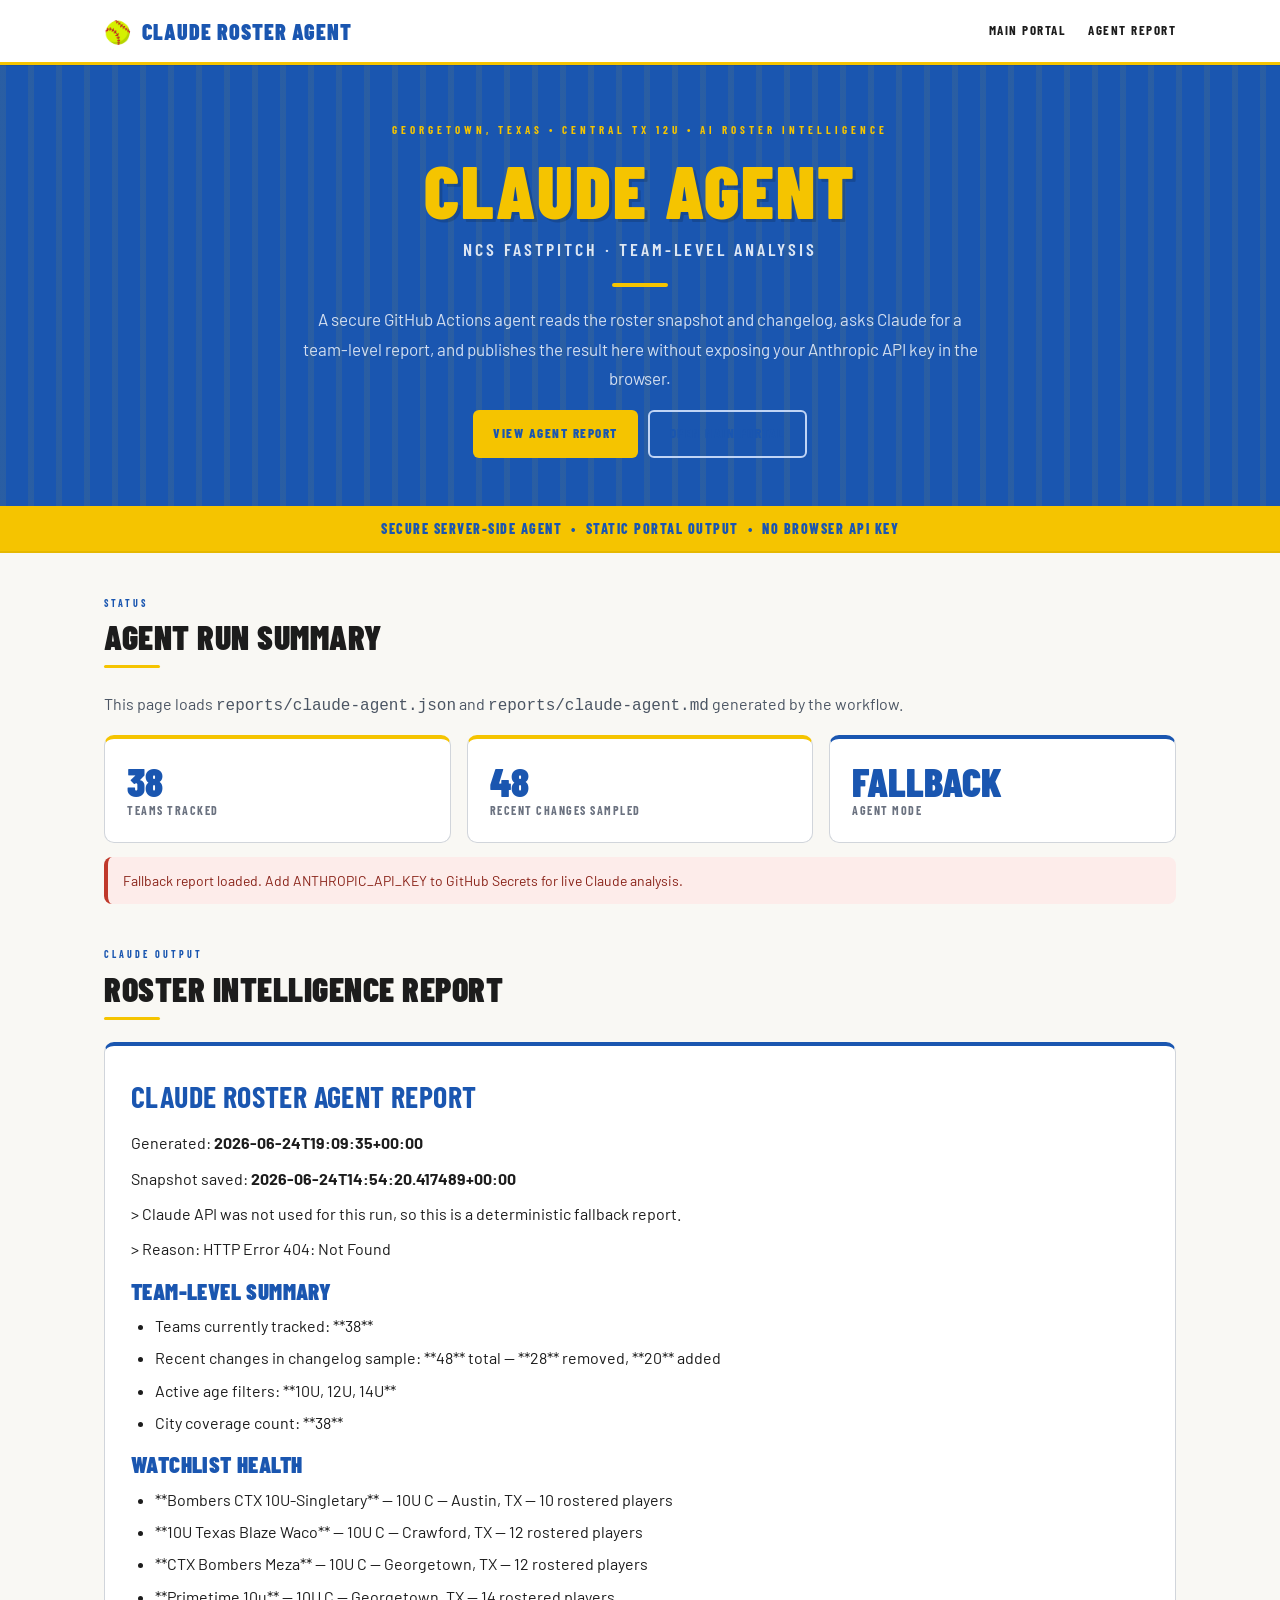
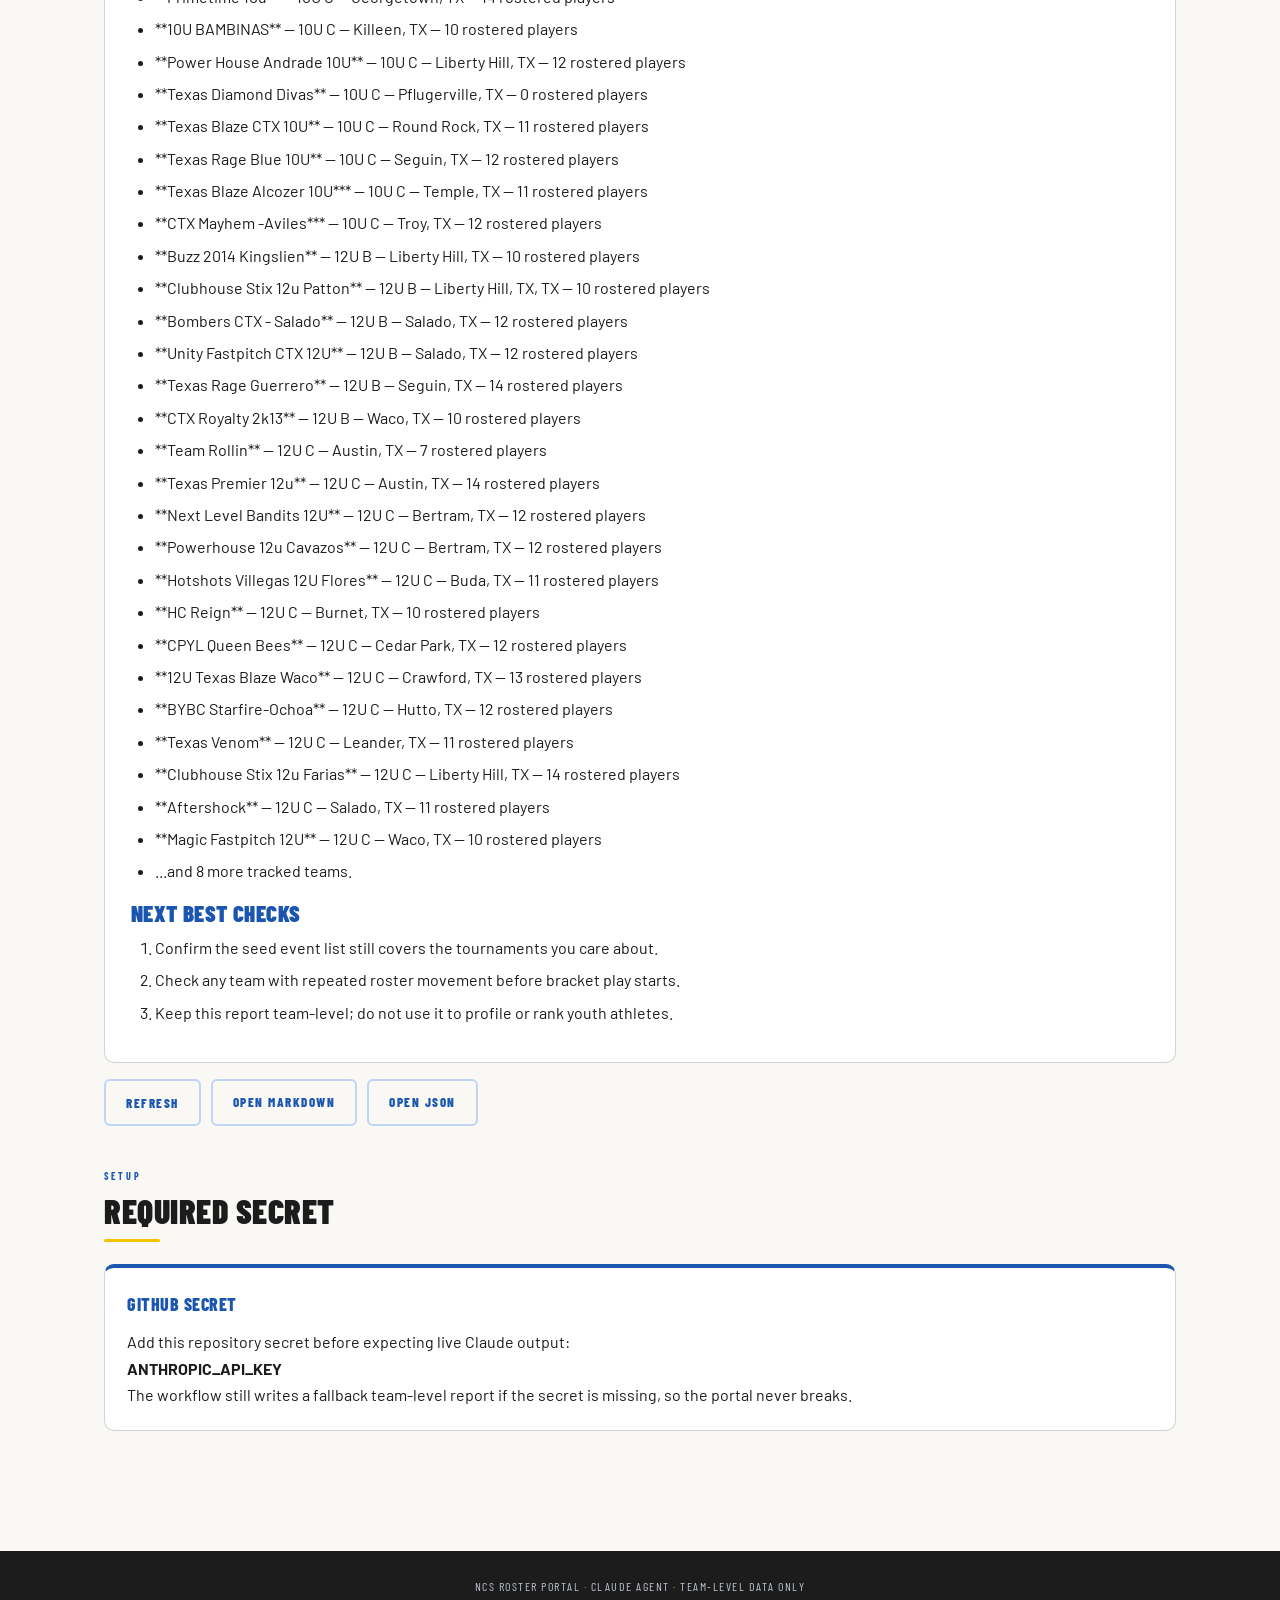
<file: ncs-monitor/ncs-roster-portall/index.html>
<!DOCTYPE html>
<html lang="en">
<head>
<meta charset="UTF-8">
<meta name="viewport" content="width=device-width, initial-scale=1.0">
<title>Claude Agent — NCS Roster Portal</title>
<link rel="preconnect" href="https://fonts.googleapis.com">
<link rel="preconnect" href="https://fonts.gstatic.com" crossorigin>
<link href="https://fonts.googleapis.com/css2?family=Barlow+Condensed:wght@400;600;700;800;900&family=Barlow:ital,wght@0,400;0,500;0,600;1,400&display=swap" rel="stylesheet">
<style>
:root{--yellow:#F5C400;--yellow2:#E6B800;--yellow-l:#FFF9E0;--blue:#1A56B0;--blue2:#1347A0;--blue-l:#E8F0FB;--white:#fff;--off-white:#F9F8F4;--ink:#1C1C1C;--g1:#4B5563;--g2:#6B7280;--g4:#D1D5DB;--g5:#F3F4F6;--red:#C0392B;--green:#15803D;--body:'Barlow',sans-serif;--display:'Barlow Condensed',sans-serif;--stripe:repeating-linear-gradient(90deg,rgba(245,196,0,.18) 0px,rgba(245,196,0,.18) 6px,transparent 6px,transparent 28px)}
*{box-sizing:border-box;margin:0;padding:0}body{background:var(--off-white);color:var(--ink);font-family:var(--body);font-size:16px;line-height:1.65}a{color:var(--blue);text-decoration:none}a:hover{text-decoration:underline}
nav{background:var(--white);border-bottom:3px solid var(--yellow);position:sticky;top:0;z-index:100;box-shadow:0 1px 0 rgba(0,0,0,.06)}.nav-inner{max-width:1120px;margin:0 auto;padding:0 24px;display:flex;align-items:center;justify-content:space-between;height:62px}.brand{display:flex;align-items:center;gap:10px;font-family:var(--display);font-weight:900;font-size:22px;color:var(--blue);text-transform:uppercase;letter-spacing:1px}.nav-links{display:flex;gap:22px}.nav-links a{font-family:var(--display);font-weight:700;font-size:13px;letter-spacing:1.5px;text-transform:uppercase;color:var(--ink)}
.hero{background:var(--blue);padding:56px 0 48px;text-align:center;position:relative;overflow:hidden}.hero::before{content:'';position:absolute;inset:0;background:var(--stripe);opacity:.4}.hero-inner{position:relative;z-index:1;max-width:920px;margin:0 auto;padding:0 24px}.hero-kicker{font-family:var(--display);font-size:11px;font-weight:700;letter-spacing:4px;color:var(--yellow);text-transform:uppercase;margin-bottom:14px}.hero h1{font-family:var(--display);font-size:clamp(40px,8vw,74px);font-weight:900;color:var(--yellow);text-transform:uppercase;letter-spacing:2px;line-height:1;text-shadow:3px 3px 0 rgba(0,0,0,.15);margin-bottom:8px}.hero-sub{font-family:var(--display);font-size:clamp(13px,2vw,18px);font-weight:600;letter-spacing:3px;color:rgba(255,255,255,.85);text-transform:uppercase;margin-bottom:18px}.hero-rule{width:56px;height:4px;background:var(--yellow);margin:0 auto 18px;border-radius:2px}.hero-tagline{font-size:clamp(14px,1.8vw,17px);color:rgba(255,255,255,.8);max-width:680px;margin:0 auto;line-height:1.75}.gold-strip{background:var(--yellow);padding:11px 24px;text-align:center;border-bottom:2px solid var(--yellow2)}.gold-strip p{font-family:var(--display);font-size:14px;font-weight:800;color:var(--blue);letter-spacing:1.5px;text-transform:uppercase;margin:0}
.page{max-width:1120px;margin:0 auto;padding:0 24px 70px}.section{padding:42px 0 0}.section-label{font-family:var(--display);font-size:10px;font-weight:700;letter-spacing:3px;color:var(--blue);text-transform:uppercase;margin-bottom:8px}.section h2{font-family:var(--display);font-size:clamp(24px,3.5vw,34px);font-weight:900;color:var(--ink);text-transform:uppercase;letter-spacing:.5px;line-height:1.05}.section-rule{height:3px;background:var(--yellow);max-width:56px;margin:10px 0 22px;border-radius:2px}.lead{color:var(--g1);line-height:1.8;margin-bottom:14px;max-width:800px}.grid{display:grid;gap:16px;grid-template-columns:repeat(auto-fit,minmax(260px,1fr))}.card{background:var(--white);border:1px solid var(--g4);border-radius:10px;padding:22px;border-top:4px solid var(--yellow)}.card.blue{border-top-color:var(--blue)}.card h3{font-family:var(--display);font-size:18px;font-weight:800;color:var(--blue);text-transform:uppercase;letter-spacing:.5px;margin-bottom:10px}.metric{font-family:var(--display);font-size:40px;font-weight:900;color:var(--blue);line-height:1}.metric-label{font-family:var(--display);font-size:12px;font-weight:700;letter-spacing:1.5px;text-transform:uppercase;color:var(--g2)}
.btn-row{display:flex;gap:10px;flex-wrap:wrap;margin-top:16px}.btn-primary,.btn-outline{display:inline-flex;align-items:center;gap:8px;font-family:var(--display);font-weight:800;font-size:13px;letter-spacing:1.5px;text-transform:uppercase;padding:11px 20px;border-radius:6px;cursor:pointer}.btn-primary{background:var(--yellow);color:var(--blue);border:none}.btn-outline{background:transparent;color:var(--blue);border:2px solid #C0D4F5}.btn-outline:hover{border-color:var(--blue);background:var(--blue-l)}
.report{background:var(--white);border:1px solid var(--g4);border-radius:10px;border-top:4px solid var(--blue);padding:26px;overflow:auto}.report h1,.report h2,.report h3{font-family:var(--display);text-transform:uppercase;letter-spacing:.4px;color:var(--blue);margin:16px 0 8px}.report h1{font-size:30px;margin-top:0}.report h2{font-size:23px}.report p{margin:9px 0}.report ul,.report ol{padding-left:24px;margin:10px 0}.report li{margin:6px 0}.note{background:var(--yellow-l);border-left:4px solid var(--yellow2);border-radius:8px;padding:12px 15px;font-size:14px;color:#6a5600;margin-top:14px}.err{background:#fdecea;border-left:4px solid var(--red);color:#8a241a}.spin{display:inline-block;width:13px;height:13px;border:2px solid rgba(26,86,176,.3);border-top-color:var(--blue);border-radius:50%;animation:s .7s linear infinite;vertical-align:-2px;margin-right:6px}@keyframes s{to{transform:rotate(360deg)}}footer{background:var(--ink);color:#bcc3cc;text-align:center;padding:26px;font-family:var(--display);font-size:12px;letter-spacing:1.5px;text-transform:uppercase;margin-top:50px}footer .y{color:var(--yellow)}
</style>
</head>
<body>
<nav><div class="nav-inner"><div class="brand"><span>🥎</span> Claude Roster Agent</div><div class="nav-links"><a href="../ncs-roster-portal.html">Main Portal</a><a href="#report">Agent Report</a></div></div></nav>
<section class="hero"><div class="hero-inner"><div class="hero-kicker">Georgetown, Texas &bull; Central TX 12U &bull; AI Roster Intelligence</div><h1>Claude Agent</h1><div class="hero-sub">NCS Fastpitch &middot; Team-Level Analysis</div><div class="hero-rule"></div><p class="hero-tagline">A secure GitHub Actions agent reads the roster snapshot and changelog, asks Claude for a team-level report, and publishes the result here without exposing your Anthropic API key in the browser.</p><div class="btn-row" style="justify-content:center"><a class="btn-primary" href="#report">View agent report</a><a class="btn-outline" href="../ncs-roster-portal.html">Open main portal</a></div></div></section>
<div class="gold-strip"><p>Secure Server-Side Agent &nbsp;&bull;&nbsp; Static Portal Output &nbsp;&bull;&nbsp; No Browser API Key</p></div>
<div class="page">
<section class="section"><div class="section-label">Status</div><h2>Agent Run Summary</h2><div class="section-rule"></div><p class="lead">This page loads <code>reports/claude-agent.json</code> and <code>reports/claude-agent.md</code> generated by the workflow.</p><div class="grid"><div class="card"><div class="metric" id="team-count">—</div><div class="metric-label">Teams tracked</div></div><div class="card"><div class="metric" id="change-count">—</div><div class="metric-label">Recent changes sampled</div></div><div class="card blue"><div class="metric" id="agent-mode">—</div><div class="metric-label">Agent mode</div></div></div><div id="status-note" class="note">Loading Claude agent output...</div></section>
<section class="section" id="report"><div class="section-label">Claude Output</div><h2>Roster Intelligence Report</h2><div class="section-rule"></div><div id="report-out" class="report"><span class="spin"></span>Loading report...</div><div class="btn-row"><button class="btn-outline" id="refresh">Refresh</button><a class="btn-outline" href="../reports/claude-agent.md">Open Markdown</a><a class="btn-outline" href="../reports/claude-agent.json">Open JSON</a></div></section>
<section class="section"><div class="section-label">Setup</div><h2>Required Secret</h2><div class="section-rule"></div><div class="card blue"><h3>GitHub Secret</h3><p>Add this repository secret before expecting live Claude output:</p><p><strong>ANTHROPIC_API_KEY</strong></p><p>The workflow still writes a fallback team-level report if the secret is missing, so the portal never breaks.</p></div></section>
</div>
<footer>NCS Roster Portal <span class="y">·</span> Claude Agent <span class="y">·</span> Team-level data only</footer>
<script>
const $=id=>document.getElementById(id);
const esc=s=>String(s).replace(/[&<>"']/g,c=>({'&':'&amp;','<':'&lt;','>':'&gt;','"':'&quot;',"'":'&#39;'}[c]));
function mdToHtml(md){
  const lines=md.split(/\r?\n/);let html='',list=null;
  function close(){if(list){html+='</'+list+'>';list=null}}
  for(const raw of lines){const line=raw.trimEnd();
    if(!line.trim()){close();continue}
    if(line.startsWith('# ')){close();html+='<h1>'+esc(line.slice(2))+'</h1>';continue}
    if(line.startsWith('## ')){close();html+='<h2>'+esc(line.slice(3))+'</h2>';continue}
    if(line.startsWith('### ')){close();html+='<h3>'+esc(line.slice(4))+'</h3>';continue}
    if(/^\d+\.\s+/.test(line)){if(list!=='ol'){close();list='ol';html+='<ol>'}html+='<li>'+esc(line.replace(/^\d+\.\s+/,''))+'</li>';continue}
    if(/^[-*]\s+/.test(line)){if(list!=='ul'){close();list='ul';html+='<ul>'}html+='<li>'+esc(line.replace(/^[-*]\s+/,''))+'</li>';continue}
    close();html+='<p>'+esc(line).replace(/\*\*(.*?)\*\*/g,'<strong>$1</strong>')+'</p>';
  }
  close();return html;
}
async function loadAgent(){
  $('status-note').className='note';$('status-note').innerHTML='<span class="spin"></span>Loading Claude agent output...';$('report-out').innerHTML='<span class="spin"></span>Loading report...';
  try{
    const bust='?v='+Date.now();
    const [metaRes,mdRes]=await Promise.all([fetch('../reports/claude-agent.json'+bust),fetch('../reports/claude-agent.md'+bust)]);
    if(!metaRes.ok||!mdRes.ok)throw new Error('Agent output not found yet. Run the Claude Roster Agent workflow first.');
    const meta=await metaRes.json();const md=await mdRes.text();
    $('team-count').textContent=meta.team_count??'—';
    $('change-count').textContent=meta.recent_change_summary?.total??'—';
    $('agent-mode').textContent=(meta.mode||'—').toUpperCase();
    $('status-note').className=meta.mode==='claude'?'note':'note err';
    $('status-note').textContent=meta.mode==='claude'?'Claude report loaded successfully.':'Fallback report loaded. Add ANTHROPIC_API_KEY to GitHub Secrets for live Claude analysis.';
    $('report-out').innerHTML=mdToHtml(md);
  }catch(e){
    $('status-note').className='note err';$('status-note').textContent=String(e.message||e);
    $('report-out').innerHTML='<p>Agent output is not available yet.</p><p>Run the <strong>Claude Roster Agent</strong> workflow from the Actions tab, or let it run after the next successful NCS Roster Watch workflow.</p>';
  }
}
$('refresh').addEventListener('click',loadAgent);loadAgent();
</script>
</body>
</html>
</file>
